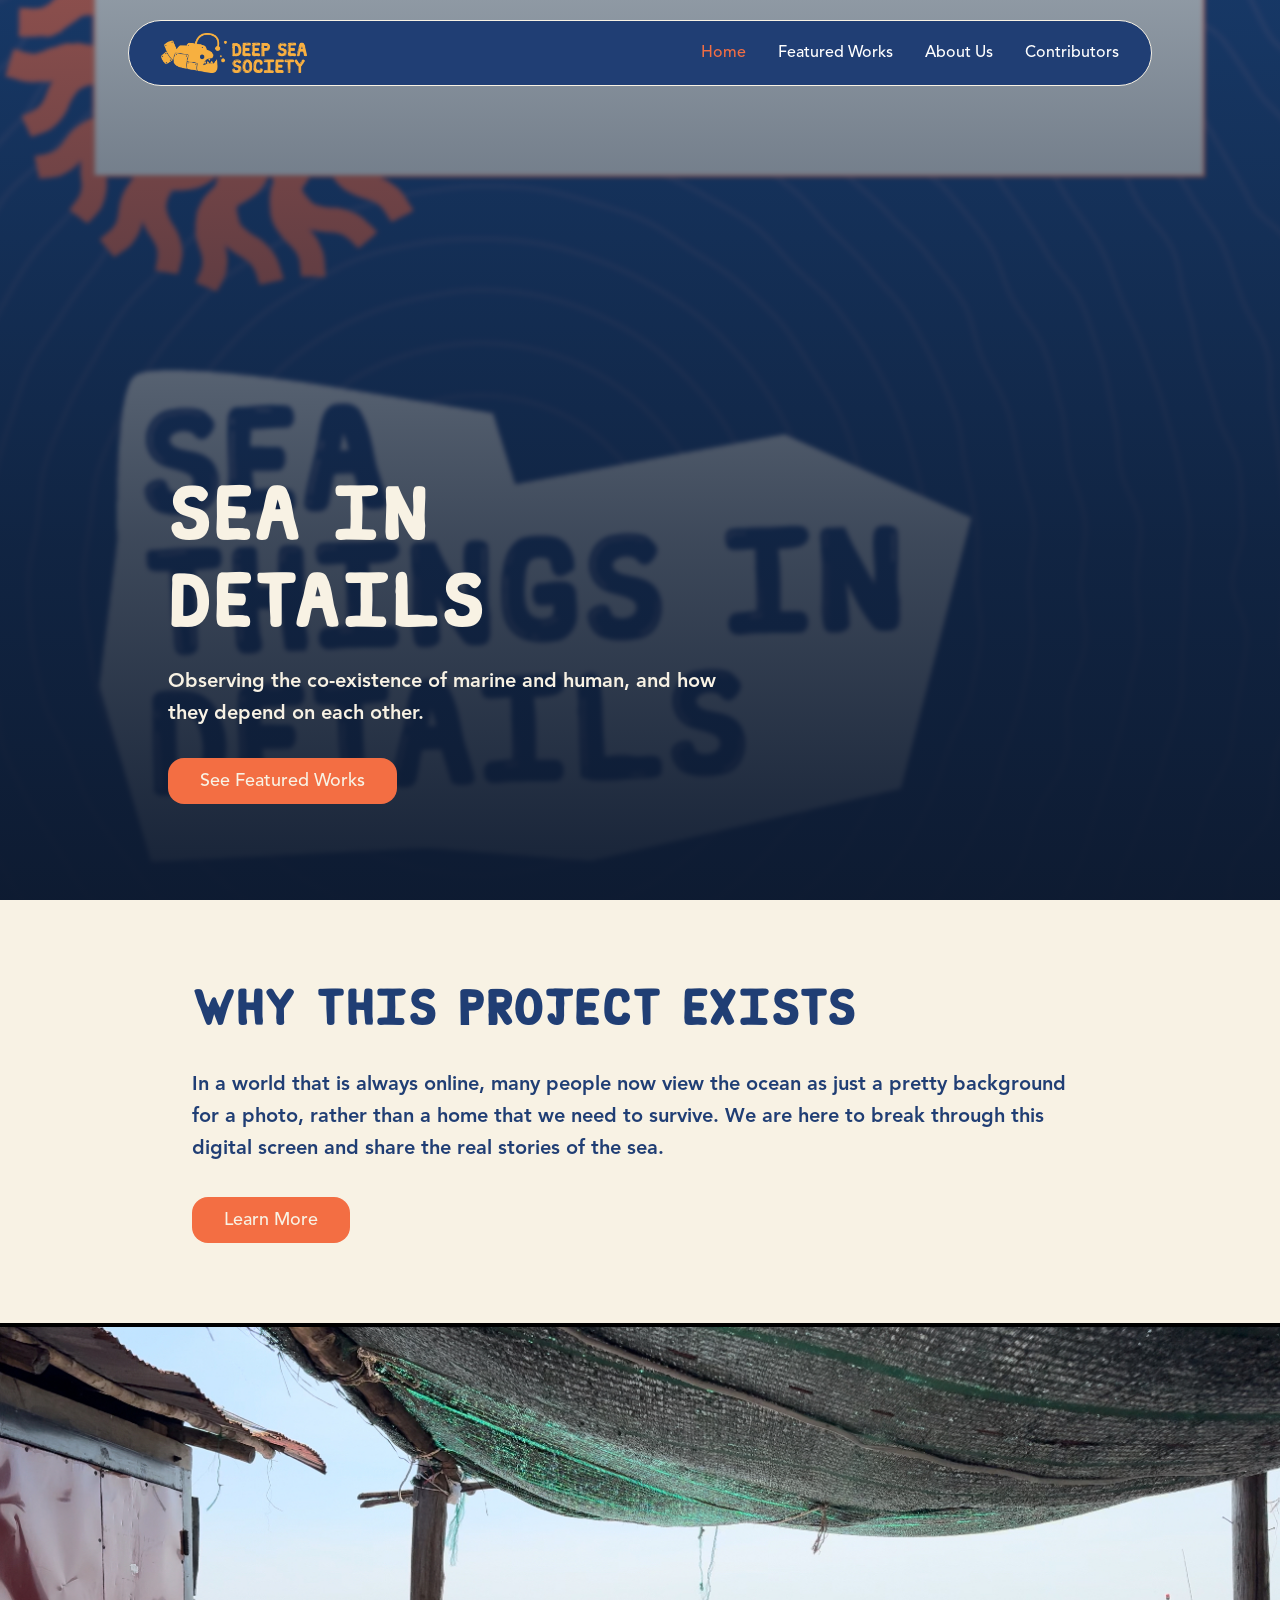
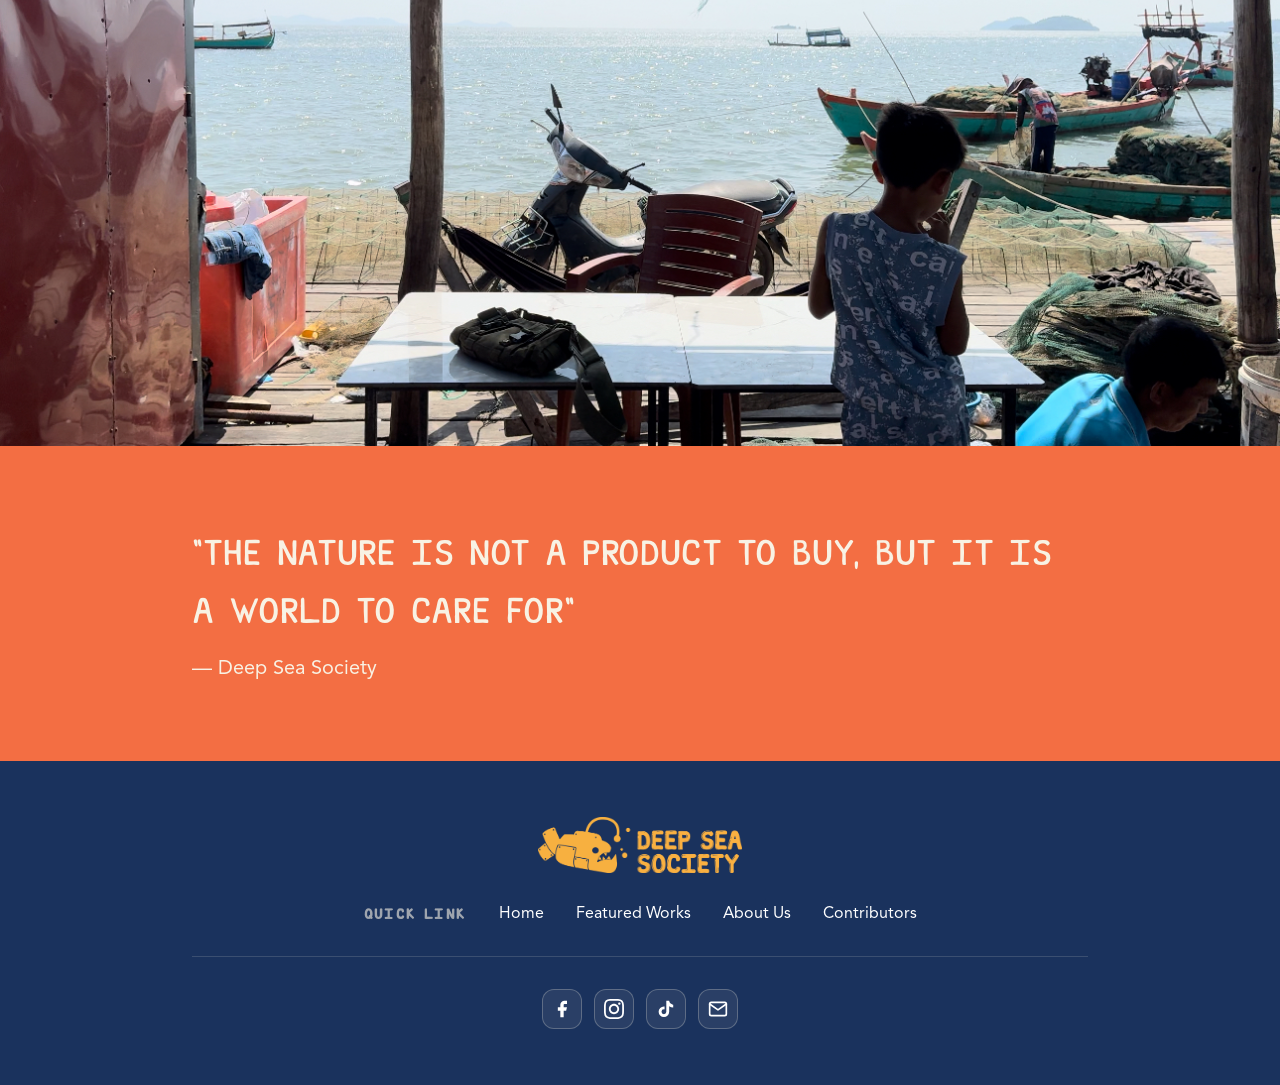
<file: index.html>
<!DOCTYPE html>
<html lang="en">
<head>
<meta charset="UTF-8" />
<meta name="viewport" content="width=device-width, initial-scale=1.0" />
<title>Deep Sea Society — Sea in Details</title>
<meta name="description" content="Deep Sea Society: observing the co-existence of marine and human life." />
<link rel="stylesheet" href="style.css" />
</head>
<body>

<div class="page-body">

  <header class="navbar">
    <nav class="navbar__inner">
      <a href="index.html" class="navbar__logo">
        <img src="assets/logo.png" alt="Deep Sea Society" />
      </a>
      <div class="navbar__links">
        <a href="index.html" class="navbar__link navbar__link--active">Home</a>
        <a href="featured-works.html" class="navbar__link">Featured Works</a>
        <a href="about.html" class="navbar__link">About Us</a>
        <a href="contributors.html" class="navbar__link">Contributors</a>
        </div>
      <button id="hamburger-btn" class="navbar__hamburger" onclick="toggleMobileMenu()" aria-label="Toggle menu">
        <svg class="icon-menu" xmlns="http://www.w3.org/2000/svg" width="22" height="22" viewBox="0 0 24 24" fill="none" stroke="currentColor" stroke-width="2" stroke-linecap="round" stroke-linejoin="round"><line x1="4" y1="12" x2="20" y2="12"/><line x1="4" y1="6" x2="20" y2="6"/><line x1="4" y1="18" x2="20" y2="18"/></svg>
        <svg class="icon-close" xmlns="http://www.w3.org/2000/svg" width="22" height="22" viewBox="0 0 24 24" fill="none" stroke="currentColor" stroke-width="2" stroke-linecap="round" stroke-linejoin="round"><line x1="18" y1="6" x2="6" y2="18"/><line x1="6" y1="6" x2="18" y2="18"/></svg>
      </button>
    </nav>
    <div id="mobile-menu" class="mobile-menu">
      <a href="index.html" class="mobile-menu__link mobile-menu__link--active">Home</a>
      <a href="featured-works.html" class="mobile-menu__link">Featured Works</a>
      <a href="about.html" class="mobile-menu__link">About Us</a>
      <a href="contributors.html" class="mobile-menu__link">Contributors</a>
      </div>
  </header>

<main>
      <section class="hero">
        <img src="assets/home-hero.png" alt="Sea-view" class="hero__image" />
        <div class="hero__overlay"></div>
        <div class="hero__content">
          <div class="hero__inner">
            <h1 class="hero__title">Sea in Details</h1>
            <p class="hero__text">Observing the co-existence of marine and human, and how they depend on each other.</p>
            <a href="featured-works.html" class="btn-cta">See Featured Works</a>          
          </div>
        </div>
      </section>

      <section class="section section--cream">
        <div class="container">
          <h2 class="heading-lg" style="color:var(--navy);">Why this project exists</h2>
          <p class="body-text" style="color:var(--navy);">In a world that is always online, many people now view the ocean as just a pretty background for a photo, rather than a home that we need to survive. We are here to break through this digital screen and share the real stories of the sea.</p>
          <a href="about.html" class="btn-cta">Learn More</a>
        </div>
      </section>

      <section style="width:100%; overflow:hidden;">
        <img src="assets/home-quote-banner.png" alt="Ocean life" style="width:100%; height:auto;" />
        <div class="quote-banner">
          <div class="container">
            <blockquote style="margin:0;">
              <p class="quote-banner__text">"The nature is not a product to buy, but it is a world to care for"</p>
              <footer class="quote-banner__attribution">— Deep Sea Society</footer>
            </blockquote>
          </div>
        </div>
      </section>
    </main>

  <footer class="site-footer">
    <div class="site-footer__inner">
      <a href="index.html" class="site-footer__logo">
        <img src="assets/logo.png" alt="Deep Sea Society" />
      </a>
      <div class="site-footer__links">
        <span class="site-footer__label">Quick Link</span>
        <a href="index.html" class="site-footer__link">Home</a>
        <a href="featured-works.html" class="site-footer__link">Featured Works</a>
        <a href="about.html" class="site-footer__link">About Us</a>
        <a href="contributors.html" class="site-footer__link">Contributors</a>
      </div>
      <div class="site-footer__divider"></div>
      <div class="site-footer__social-row">
        <div class="site-footer__social-icons">
          <a href="https://web.facebook.com/people/Deep-Sea-Society/61587917093659/" target="_blank" rel="noopener noreferrer" aria-label="Facebook" class="social-icon">
            <svg viewBox="0 0 24 24" fill="currentColor"><path d="M18 2h-3a5 5 0 0 0-5 5v3H7v4h3v8h4v-8h3l1-4h-4V7a1 1 0 0 1 1-1h3z"/></svg>
          </a>
          <a href="https://www.instagram.com/deepsea.society/" target="_blank" rel="noopener noreferrer" aria-label="Instagram" class="social-icon">
            <svg viewBox="0 0 24 24" fill="currentColor"><path d="M12 2.163c3.204 0 3.584.012 4.85.07 3.252.148 4.771 1.691 4.919 4.919.058 1.265.069 1.645.069 4.849 0 3.205-.012 3.584-.069 4.849-.149 3.225-1.664 4.771-4.919 4.919-1.266.058-1.644.07-4.85.07-3.204 0-3.584-.012-4.849-.07-3.26-.149-4.771-1.699-4.919-4.92-.058-1.265-.07-1.644-.07-4.849 0-3.204.013-3.583.07-4.849.149-3.227 1.664-4.771 4.919-4.919 1.266-.057 1.645-.069 4.849-.069zm0-2.163c-3.259 0-3.667.014-4.947.072-4.358.2-6.78 2.618-6.98 6.98-.059 1.281-.073 1.689-.073 4.948 0 3.259.014 3.668.072 4.948.2 4.358 2.618 6.78 6.98 6.98 1.281.058 1.689.072 4.948.072 3.259 0 3.668-.014 4.948-.072 4.354-.2 6.782-2.618 6.979-6.98.059-1.28.073-1.689.073-4.948 0-3.259-.014-3.667-.072-4.947-.196-4.354-2.617-6.78-6.979-6.98-1.281-.059-1.69-.073-4.949-.073zm0 5.838c-3.403 0-6.162 2.759-6.162 6.162s2.759 6.163 6.162 6.163 6.162-2.759 6.162-6.163c0-3.403-2.759-6.162-6.162-6.162zm0 10.162c-2.209 0-4-1.79-4-4 0-2.209 1.791-4 4-4s4 1.791 4 4c0 2.21-1.791 4-4 4zm6.406-11.845c-.796 0-1.441.645-1.441 1.44s.645 1.44 1.441 1.44c.795 0 1.439-.645 1.439-1.44s-.644-1.44-1.439-1.44z"/></svg>
          </a>
          <a href="https://www.tiktok.com/@deepsea.exh" target="_blank" rel="noopener noreferrer" aria-label="TikTok" class="social-icon">
            <svg viewBox="0 0 24 24" fill="currentColor"><path d="M19.59 6.69a4.83 4.83 0 0 1-3.77-4.25V2h-3.45v13.67a2.89 2.89 0 0 1-2.88 2.5 2.89 2.89 0 0 1-2.89-2.89 2.89 2.89 0 0 1 2.89-2.89c.28 0 .54.04.79.1V9.01a6.33 6.33 0 0 0-.79-.05 6.34 6.34 0 0 0-6.34 6.34 6.34 6.34 0 0 0 6.34 6.34 6.34 6.34 0 0 0 6.33-6.34V8.69a8.27 8.27 0 0 0 4.84 1.56V6.8a4.85 4.85 0 0 1-1.07-.11z"/></svg>
          </a>
          <a href="mailto:deepseasociety14@gmail.com" aria-label="Email" class="social-icon">
            <svg xmlns="http://www.w3.org/2000/svg" width="17" height="17" viewBox="0 0 24 24" fill="none" stroke="currentColor" stroke-width="2" stroke-linecap="round" stroke-linejoin="round"><path d="M4 4h16c1.1 0 2 .9 2 2v12c0 1.1-.9 2-2 2H4c-1.1 0-2-.9-2-2V6c0-1.1.9-2 2-2z"/><polyline points="22,6 12,13 2,6"/></svg>
          </a>
        </div>
      </div>
    </div>
  </footer>

</div>

<script src="script.js"></script>
</body>
</html>
</file>
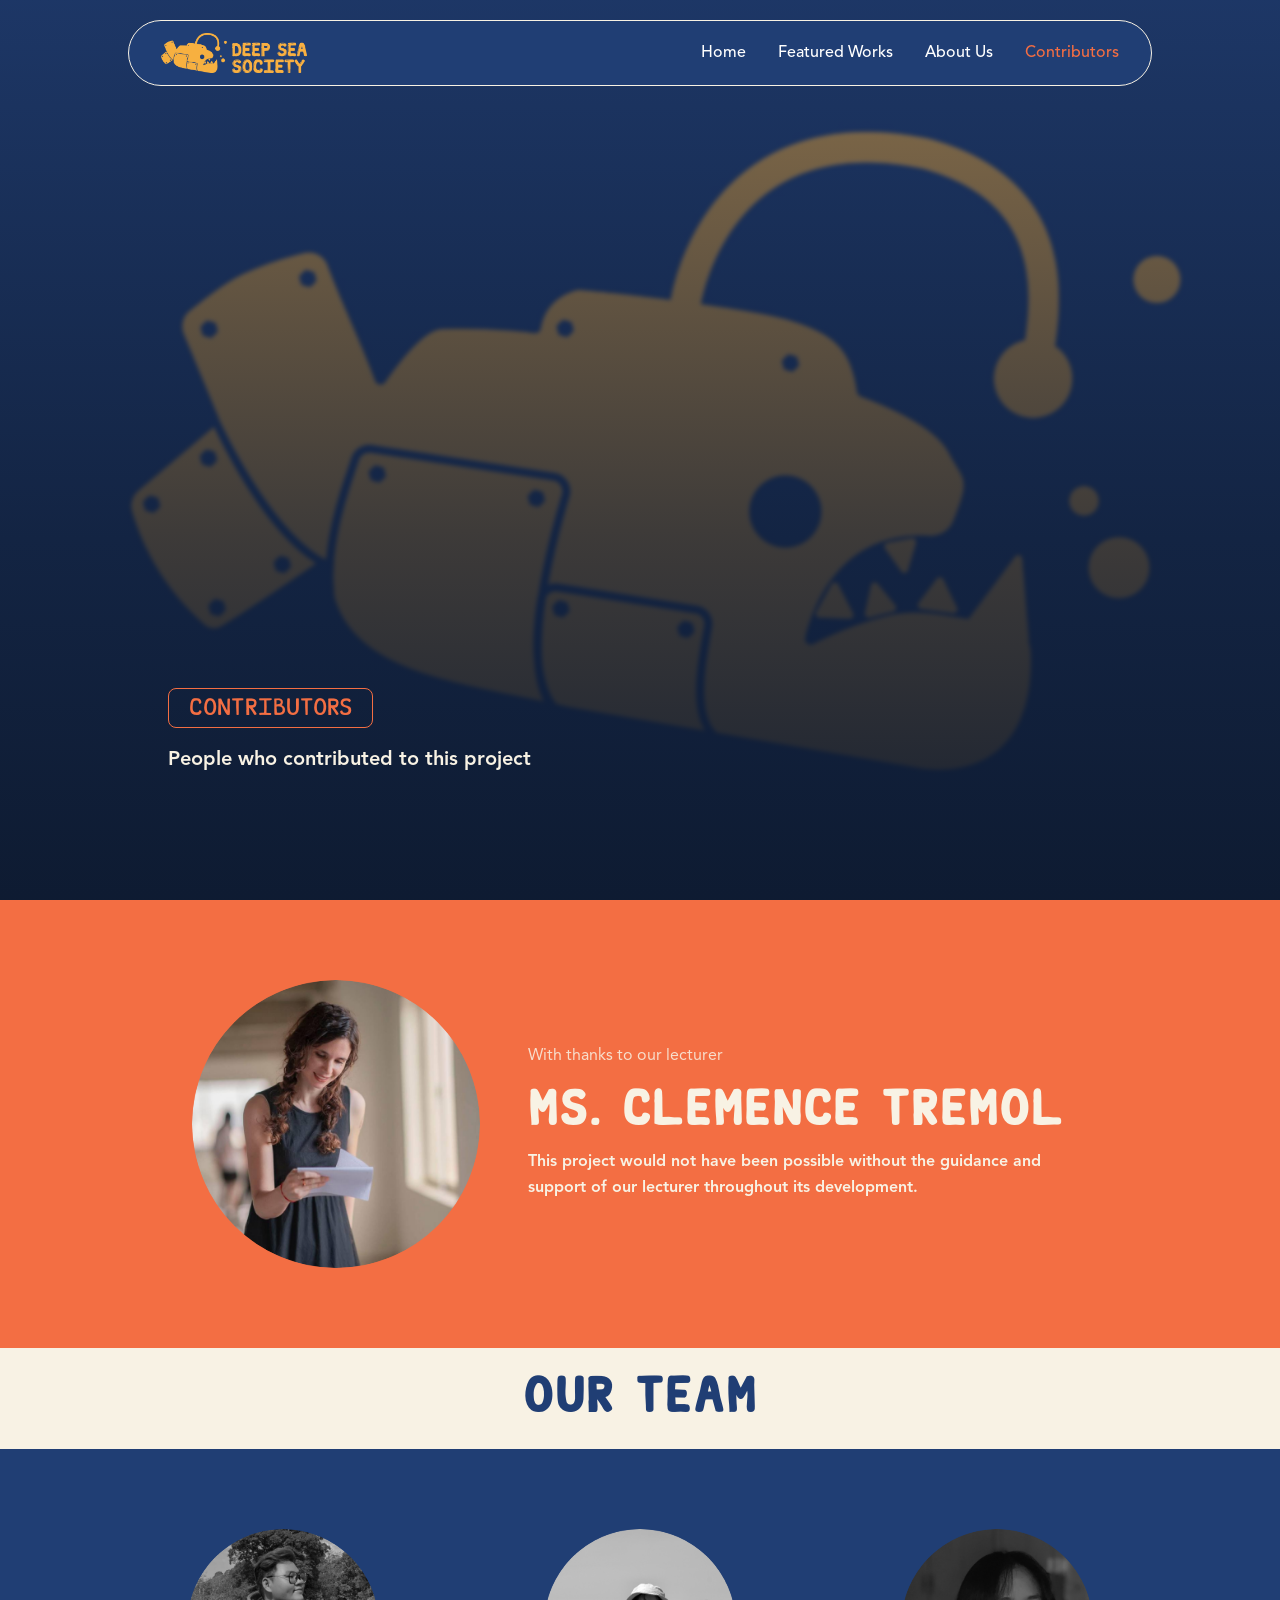
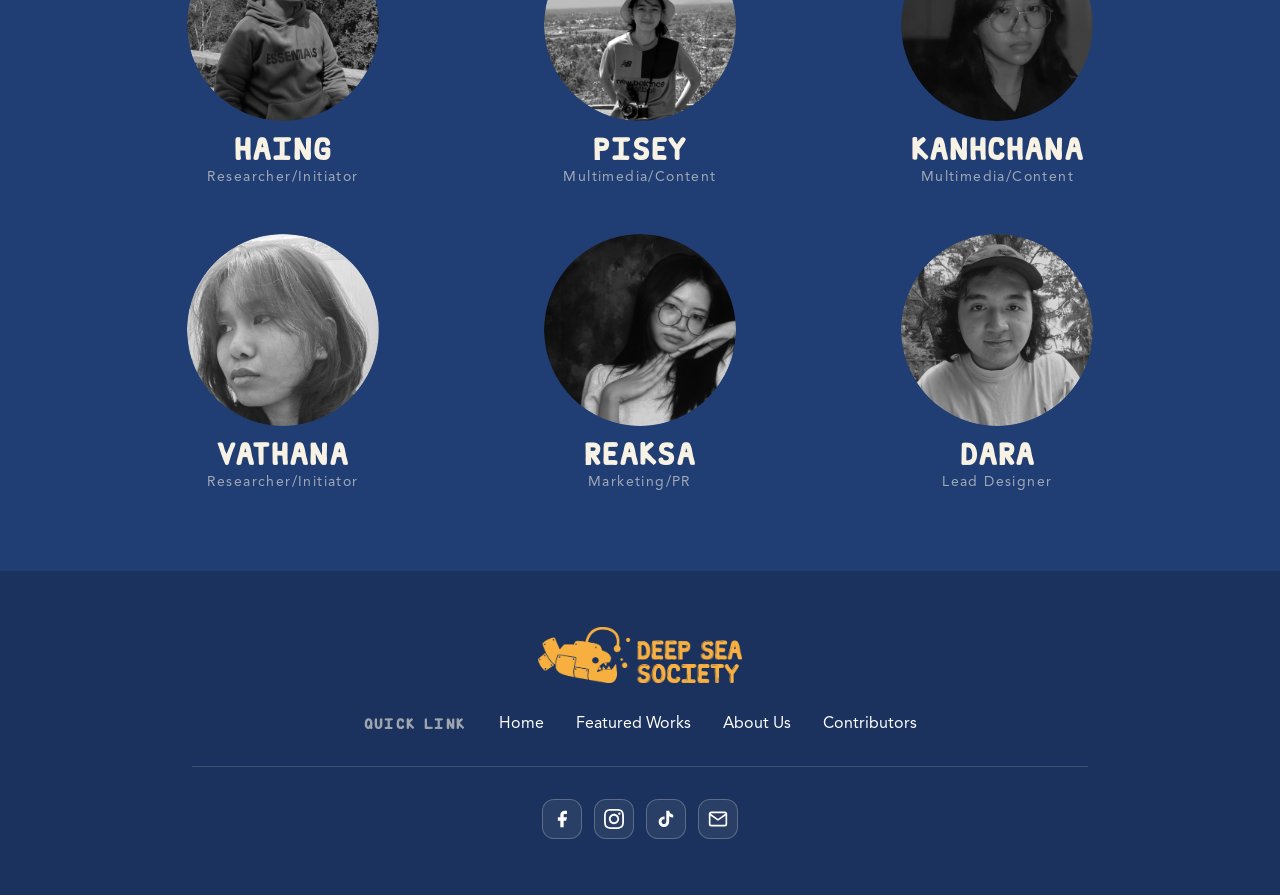
<file: contributors.html>
<!DOCTYPE html>
<html lang="en">
<head>
<meta charset="UTF-8" />
<meta name="viewport" content="width=device-width, initial-scale=1.0" />
<title>Contributors — Deep Sea Society</title>
<meta name="description" content="Deep Sea Society: observing the co-existence of marine and human life." />
<link rel="stylesheet" href="style.css" />
</head>
<body>

<div class="page-body">

  <header class="navbar">
    <nav class="navbar__inner">
      <a href="index.html" class="navbar__logo">
        <img src="assets/logo.png" alt="Deep Sea Society" />
      </a>
      <div class="navbar__links">
        <a href="index.html" class="navbar__link">Home</a>
        <a href="featured-works.html" class="navbar__link">Featured Works</a>
        <a href="about.html" class="navbar__link">About Us</a>
        <a href="contributors.html" class="navbar__link navbar__link--active">Contributors</a>
        </div>
      <button id="hamburger-btn" class="navbar__hamburger" onclick="toggleMobileMenu()" aria-label="Toggle menu">
        <svg class="icon-menu" xmlns="http://www.w3.org/2000/svg" width="22" height="22" viewBox="0 0 24 24" fill="none" stroke="currentColor" stroke-width="2" stroke-linecap="round" stroke-linejoin="round"><line x1="4" y1="12" x2="20" y2="12"/><line x1="4" y1="6" x2="20" y2="6"/><line x1="4" y1="18" x2="20" y2="18"/></svg>
        <svg class="icon-close" xmlns="http://www.w3.org/2000/svg" width="22" height="22" viewBox="0 0 24 24" fill="none" stroke="currentColor" stroke-width="2" stroke-linecap="round" stroke-linejoin="round"><line x1="18" y1="6" x2="6" y2="18"/><line x1="6" y1="6" x2="18" y2="18"/></svg>
      </button>
    </nav>
    <div id="mobile-menu" class="mobile-menu">
      <a href="index.html" class="mobile-menu__link">Home</a>
      <a href="featured-works.html" class="mobile-menu__link">Featured Works</a>
      <a href="about.html" class="mobile-menu__link">About Us</a>
      <a href="contributors.html" class="mobile-menu__link mobile-menu__link--active">Contributors</a>
      </div>
  </header>

<main>
      <section class="hero">
        <img src="assets/contributors-hero.png" alt="Contributors" class="hero__image" />
        <div class="hero__overlay"></div>
        <div class="hero__content">
          <div class="hero__inner">
            <div class="hero__badge">Contributors</div>
            <p class="hero__text">People who contributed to this project</p>
          </div>
        </div>
      </section>

      <section class="section section--coral">
        <div class="container lecturer-section">
          <div class="lecturer-section__photo">
            <img src="assets/lecturer.png" alt="Lecturer" />
          </div>
          <div class="lecturer-section__text">
            <p class="lecturer-section__eyebrow">With thanks to our lecturer</p><br>
            <h2 class="lecturer-section__name">MS. CLemence Tremol</h2>
            <p class="lecturer-section__body">This project would not have been possible without the guidance and support of our lecturer throughout its development.</p>
          </div>
        </div>
      </section>

      <section class="section section--cream text-center" style="padding-top:1.75rem; padding-bottom:1.75rem;">
        <div class="container--narrow-inner">
          <h2 class="team-heading">OUR TEAM</h2>
        </div>
      </section>

      <section class="section section--navy">
        <div class="team-grid">
          <div class="team-member">
            <div class="team-member__photo"><img src="assets/member1.png" alt="Haing" /></div>
            <div><h3 class="team-member__name">HAING</h3><p class="team-member__role">Researcher/Initiator</p></div>
          </div>
          
          <div class="team-member">
            <div class="team-member__photo"><img src="assets/member2.png" alt="Pisey" /></div>
            <div><h3 class="team-member__name">PISEY</h3><p class="team-member__role">Multimedia/Content</p></div>
          </div>
          <div class="team-member">
            <div class="team-member__photo"><img src="assets/member3.png" alt="Kanhchana" /></div>
            <div><h3 class="team-member__name">KANHCHANA</h3><p class="team-member__role">Multimedia/Content</p></div>
          </div>
          <div class="team-member">
            <div class="team-member__photo"><img src="assets/member4.png" alt="Vathana" /></div>
            <div><h3 class="team-member__name">VATHANA</h3><p class="team-member__role">Researcher/Initiator</p></div>
          </div>
          <div class="team-member">
            <div class="team-member__photo"><img src="assets/member5.png" alt="Reaksa" /></div>
            <div><h3 class="team-member__name">REAKSA</h3><p class="team-member__role">Marketing/PR</p></div>
          </div>
          <div class="team-member">
            <div class="team-member__photo"><img src="assets/member6.png" alt="Dara" /></div>
            <div><h3 class="team-member__name">DARA</h3><p class="team-member__role">Lead Designer</p></div>
          </div>
        </div>
      </section>
    </main>

  <footer class="site-footer">
    <div class="site-footer__inner">
      <a href="index.html" class="site-footer__logo">
        <img src="assets/logo.png" alt="Deepseasociety-logo" />
      </a>
      <div class="site-footer__links">
        <span class="site-footer__label">Quick Link</span>
        <a href="index.html" class="site-footer__link">Home</a>
        <a href="featured-works.html" class="site-footer__link">Featured Works</a>
        <a href="about.html" class="site-footer__link">About Us</a>
        <a href="contributors.html" class="site-footer__link">Contributors</a>
      </div>
      <div class="site-footer__divider"></div>
      <div class="site-footer__social-row">
        <div class="site-footer__social-icons">
          <a href="https://web.facebook.com/people/Deep-Sea-Society/61587917093659/" target="_blank" rel="noopener noreferrer" aria-label="Facebook" class="social-icon">
            <svg viewBox="0 0 24 24" fill="currentColor"><path d="M18 2h-3a5 5 0 0 0-5 5v3H7v4h3v8h4v-8h3l1-4h-4V7a1 1 0 0 1 1-1h3z"/></svg>
          </a>
          <a href="https://www.instagram.com/deepsea.society/" target="_blank" rel="noopener noreferrer" aria-label="Instagram" class="social-icon">
            <svg viewBox="0 0 24 24" fill="currentColor"><path d="M12 2.163c3.204 0 3.584.012 4.85.07 3.252.148 4.771 1.691 4.919 4.919.058 1.265.069 1.645.069 4.849 0 3.205-.012 3.584-.069 4.849-.149 3.225-1.664 4.771-4.919 4.919-1.266.058-1.644.07-4.85.07-3.204 0-3.584-.012-4.849-.07-3.26-.149-4.771-1.699-4.919-4.92-.058-1.265-.07-1.644-.07-4.849 0-3.204.013-3.583.07-4.849.149-3.227 1.664-4.771 4.919-4.919 1.266-.057 1.645-.069 4.849-.069zm0-2.163c-3.259 0-3.667.014-4.947.072-4.358.2-6.78 2.618-6.98 6.98-.059 1.281-.073 1.689-.073 4.948 0 3.259.014 3.668.072 4.948.2 4.358 2.618 6.78 6.98 6.98 1.281.058 1.689.072 4.948.072 3.259 0 3.668-.014 4.948-.072 4.354-.2 6.782-2.618 6.979-6.98.059-1.28.073-1.689.073-4.948 0-3.259-.014-3.667-.072-4.947-.196-4.354-2.617-6.78-6.979-6.98-1.281-.059-1.69-.073-4.949-.073zm0 5.838c-3.403 0-6.162 2.759-6.162 6.162s2.759 6.163 6.162 6.163 6.162-2.759 6.162-6.163c0-3.403-2.759-6.162-6.162-6.162zm0 10.162c-2.209 0-4-1.79-4-4 0-2.209 1.791-4 4-4s4 1.791 4 4c0 2.21-1.791 4-4 4zm6.406-11.845c-.796 0-1.441.645-1.441 1.44s.645 1.44 1.441 1.44c.795 0 1.439-.645 1.439-1.44s-.644-1.44-1.439-1.44z"/></svg>
          </a>
          <a href="https://www.tiktok.com/@deepsea.exh" target="_blank" rel="noopener noreferrer" aria-label="TikTok" class="social-icon">
            <svg viewBox="0 0 24 24" fill="currentColor"><path d="M19.59 6.69a4.83 4.83 0 0 1-3.77-4.25V2h-3.45v13.67a2.89 2.89 0 0 1-2.88 2.5 2.89 2.89 0 0 1-2.89-2.89 2.89 2.89 0 0 1 2.89-2.89c.28 0 .54.04.79.1V9.01a6.33 6.33 0 0 0-.79-.05 6.34 6.34 0 0 0-6.34 6.34 6.34 6.34 0 0 0 6.34 6.34 6.34 6.34 0 0 0 6.33-6.34V8.69a8.27 8.27 0 0 0 4.84 1.56V6.8a4.85 4.85 0 0 1-1.07-.11z"/></svg>
          </a>
          <a href="mailto:deepseasociety14@gmail.com" aria-label="Email" class="social-icon">
            <svg xmlns="http://www.w3.org/2000/svg" width="17" height="17" viewBox="0 0 24 24" fill="none" stroke="currentColor" stroke-width="2" stroke-linecap="round" stroke-linejoin="round"><path d="M4 4h16c1.1 0 2 .9 2 2v12c0 1.1-.9 2-2 2H4c-1.1 0-2-.9-2-2V6c0-1.1.9-2 2-2z"/><polyline points="22,6 12,13 2,6"/></svg>
          </a>
        </div>
      </div>
    </div>
  </footer>

</div>

<script src="script.js"></script>
</body>
</html>
</file>
<file: style.css>
/*Local fonts: Rocky (headings) + Avenir LT Pro (body) */
@font-face {
  font-family: 'Rocky';
  src: url('fonts/rocky/Rocky.woff2') format('woff2'),
       url('fonts/rocky/Rocky.woff') format('woff');
  font-weight: 400;
  font-style: normal;
  font-display: swap;
}
@font-face {
  font-family: 'Rocky';
  src: url('fonts/rocky/Rocky-Bold.woff2') format('woff2'),
       url('fonts/rocky/Rocky-Bold.woff') format('woff');
  font-weight: 700;
  font-style: normal;
  font-display: swap;
}
@font-face {
  font-family: 'Rocky Fanciful';
  src: url('fonts/rocky/Rocky-FancifulBold.woff2') format('woff2'),
       url('fonts/rocky/Rocky-FancifulBold.woff') format('woff');
  font-weight: 700;
  font-style: normal;
  font-display: swap;
}
@font-face {
  font-family: 'Avenir LT Pro';
  src: url('fonts/avenir/AvenirLTProRoman.woff2') format('woff2'),
       url('fonts/avenir/AvenirLTProRoman.woff') format('woff');
  font-weight: 400;
  font-style: normal;
  font-display: swap;
}
@font-face {
  font-family: 'Avenir LT Pro';
  src: url('fonts/avenir/AvenirLTProOblique.woff2') format('woff2'),
       url('fonts/avenir/AvenirLTProOblique.woff') format('woff');
  font-weight: 400;
  font-style: italic;
  font-display: swap;
}
@font-face {
  font-family: 'Avenir LT Pro';
  src: url('fonts/avenir/AvenirLTProMedium.woff2') format('woff2'),
       url('fonts/avenir/AvenirLTProMedium.woff') format('woff');
  font-weight: 500;
  font-style: normal;
  font-display: swap;
}
@font-face {
  font-family: 'Avenir LT Pro';
  src: url('fonts/avenir/AvenirLTProHeavy.woff2') format('woff2'),
       url('fonts/avenir/AvenirLTProHeavy.woff') format('woff');
  font-weight: 700;
  font-style: normal;
  font-display: swap;
}

/* Design tokens */
:root {
  --navy: #203e74;
  --dark-navy: #1a325d;
  --coral: #f36e43;
  --cream: #f8f2e4;
  --off-white: #ebe6e6;

  --font-heading: 'Rocky', serif;
  --font-body: 'Avenir LT Pro', sans-serif;

--hero-overlay: linear-gradient(to top, rgba(13,25,46,0.95) 0%, rgba(13,25,46,0.7) 40%, rgba(13,25,46,0.2) 100%),rgba(32,62,116,0.35);
}

/* Reset & base */
* {
  box-sizing: border-box;
}
html {
  scroll-behavior: smooth;
}
body {
  margin: 0;
  font-family: var(--font-body);
  background-color: var(--navy);
}
img {
  max-width: 100%;
  display: block;
}
a {
  text-decoration: none;
}
button {
  font: inherit;
  border: none;
  background: none;
  cursor: pointer;
  padding: 0;
}

.page-body {
  min-height: 100vh;
  width: 100%;
  display: flex;
  flex-direction: column;
  background-color: var(--navy);
}

/* Simple page router: only the active page is shown*/
.page {
  display: none;
}
.page.active {
  display: block;
}

/* Buttons */
.btn-cta {
  display: inline-block;
  padding: 0.75rem 1.5rem;
  border-radius: 1rem;
  font-size: 1rem;
  font-weight: 500;
  background-color: var(--coral);
  color: var(--cream);
  transition: filter 0.2s ease, transform 0.2s ease;
  cursor: pointer;
}
.btn-cta:hover {
  filter: brightness(1.1);
  transform: scale(1.05);
}
.btn-cta:active {
  transform: scale(0.95);
}
@media (min-width: 640px) {
  .btn-cta { padding: 0.75rem 2rem; font-size: 1.125rem; }
}

/*Navbar*/
.navbar {
  position: fixed;
  top: 0; left: 0; right: 0;
  z-index: 50;
  display: flex;
  justify-content: center;
  padding: 0.75rem 0.75rem 0.5rem;
}
@media (min-width: 640px) {
  .navbar { padding: 1.25rem 1rem 0.5rem; }
}
.navbar__inner {
  width: 100%;
  max-width: 64rem;
  display: flex;
  align-items: center;
  justify-content: space-between;
  padding: 0.625rem 1rem;
  border-radius: 9999px;
  border: 1px solid var(--cream);
  background-color: var(--navy);
}
@media (min-width: 640px) {
  .navbar__inner { padding: 0.75rem 1.5rem; }
}
@media (min-width: 768px) {
  .navbar__inner { padding: 0.75rem 2rem; }
}
.navbar__logo {
  flex-shrink: 0;
}
.navbar__logo img {
  height: 1.75rem;
  width: auto;
  object-fit: contain;
}
@media (min-width: 640px) {
  .navbar__logo img { height: 2.25rem; }
}
@media (min-width: 768px) {
  .navbar__logo img { height: 2.5rem; }
}
.navbar__links {
  display: none;
  align-items: center;
  gap: 1.25rem;
}
@media (min-width: 768px) {
  .navbar__links { display: flex; }
}
@media (min-width: 1024px) {
  .navbar__links { gap: 2rem; }
}
.navbar__link {
  font-size: 0.875rem;
  font-weight: 500;
  color: white;
  transition: opacity 0.2s ease, transform 0.2s ease;
}
.navbar__link:hover {
  opacity: 0.9;
  transform: scale(1.1);
}
.navbar__link--active {
  color: var(--coral);
}
@media (min-width: 1024px) {
  .navbar__link { font-size: 1rem; }
}
.navbar__hamburger {
  color: white;
  padding: 0.25rem;
}
.navbar__hamburger .icon-close {
  display: none;
}
.navbar__hamburger.open .icon-menu {
  display: none;
}
.navbar__hamburger.open .icon-close {
  display: block;
}
@media (min-width: 768px) {
  .navbar__hamburger { display: none; }
}

.mobile-menu {
  display: none;
  position: absolute;
  top: 100%;
  left: 0.75rem;
  right: 0.75rem;
  margin-top: 0.375rem;
  border-radius: 1rem;
  border: 1px solid var(--cream);
  background-color: var(--navy);
  overflow: hidden;
}
.mobile-menu.open {
  display: block;
}
@media (min-width: 768px) {
  .mobile-menu { display: none !important; }
}
.mobile-menu__link {
  display: block;
  width: 100%;
  text-align: left;
  padding: 0.875rem 1.25rem;
  font-size: 0.875rem;
  font-weight: 500;
  color: white;
  border-bottom: 1px solid rgba(248,242,228,0.15);
  transition: opacity 0.2s ease;
}
.mobile-menu__link:last-child {
  border-bottom: none;
}
.mobile-menu__link:hover {
  opacity: 0.75;
}
.mobile-menu__link--active {
  color: var(--coral);
}

/*Hero section (every page)*/
.hero {
  position: relative;
  width: 100%;
  min-height: 75vw;
  display: flex;
  align-items: flex-end;
  overflow: hidden;
}
@media (min-width: 640px) {
  .hero { min-height: 65vh; }
}
@media (min-width: 768px) {
  .hero { min-height: 100vh; }
}
.hero__image {
  position: absolute;
  inset: 0;
  width: 100%;
  height: 100%;
  object-fit: cover;
  filter: blur(2px);
  transform: scale(1.03);
  object-position: center;
}
.hero__overlay {
  position: absolute;
  inset: 0;
  background: var(--hero-overlay);
}
.hero__content {
  position: relative;
  z-index: 10;
  width: 100%;
  max-width: 64rem;
  margin: 0 auto;
  padding: 0 1.25rem 2.5rem;
}
@media (min-width: 640px) {
  .hero__content { padding: 0 2rem 4rem; }
}
@media (min-width: 768px) {
  .hero__content { padding: 0 2.5rem 6rem; }
}
.hero__inner {
  max-width: 32rem;
}
@media (min-width: 640px) {
  .hero__inner { max-width: 36rem; }
}
.hero__title {
  font-family: var(--font-heading);
  font-weight: 700;
  font-size: 2.25rem;
  margin: 0 0 1rem;
  line-height: 1.2;
  color: var(--cream);
}
@media (min-width: 640px) { .hero__title { font-size: 3rem; } }
@media (min-width: 768px) { .hero__title { font-size: 3.75rem; } }
@media (min-width: 1024px) { .hero__title { font-size: 4.5rem; } }

.hero__text {
  font-size: 0.875rem;
  line-height: 1.6;
  margin: 0 0 1.75rem;
  color: var(--cream);
  font-weight: 700;
}
@media (min-width: 640px) { .hero__text { font-size: 1rem; } }
@media (min-width: 768px) { .hero__text { font-size: 1.125rem; } }
@media (min-width: 1024px) { .hero__text { font-size: 1.25rem; } }

.hero__badge {
  display: inline-block;
  font-family: var(--font-heading);
  padding: 0.375rem 1rem;
  border-radius: 0.5rem;
  border: 1px solid var(--coral);
  color: var(--coral);
  margin-bottom: 1rem;
  font-size: 1.25rem;
}
@media (min-width: 640px) {
  .hero__badge { padding: 0.5rem 1.25rem; font-size: 1.5rem; }
}

/*section wrapper*/
.section {
  width: 100%;
  padding: 3rem 1.25rem;
}
@media (min-width: 640px) { .section { padding: 4rem 2rem; } }
@media (min-width: 1024px) { .section { padding: 5rem 2rem; } }

.section--cream    { background-color: var(--cream); }
.section--navy     { background-color: var(--navy); }
.section--dark-navy{ background-color: var(--dark-navy); }
.section--coral    { background-color: var(--coral); }

.container {
  max-width: 56rem;
  margin: 0 auto;
}
.container--wide {
  max-width: 72rem;
  margin: 0 auto;
}
.container--narrow-inner {
  max-width: 64rem;
  margin: 0 auto;
}

.heading-lg {
  font-family: var(--font-heading);
  font-weight: 700;
  font-size: 1.5rem;
  line-height: 1.35;
  margin: 0 0 1.25rem;
}
@media (min-width: 640px) { .heading-lg { font-size: 1.875rem; margin-bottom: 1.5rem; } }
@media (min-width: 768px) { .heading-lg { font-size: 2.25rem; } }
@media (min-width: 1024px) { .heading-lg { font-size: 3rem; } }

.body-text {
  font-size: 1rem;
  line-height: 1.6;
  font-weight: 700;
  margin: 0 0 1.75rem;
}
@media (min-width: 640px) { .body-text { font-size: 1.125rem; margin-bottom: 2rem; } }
@media (min-width: 768px) { .body-text { font-size: 1.25rem; } }

.text-center { text-align: center; }

/*Home page*/
.quote-banner {
  width: 100%;
  padding: 3.5rem 1.25rem;
  background-color: var(--coral);
}
@media (min-width: 640px) { .quote-banner { padding: 5rem 2rem; } }

.quote-banner__text {
  font-family: var(--font-heading);
  color: var(--cream);
  font-size: 1.25rem;
  line-height: 1.6;
  margin: 0 0 1rem;
}
@media (min-width: 640px) { .quote-banner__text { font-size: 1.5rem; } }
@media (min-width: 768px) { .quote-banner__text { font-size: 1.875rem; } }
@media (min-width: 1024px) { .quote-banner__text { font-size: 2.25rem; } }

.quote-banner__attribution {
  font-family: var(--font-body);
  color: var(--cream);
  font-size: 1rem;
}
@media (min-width: 640px) { .quote-banner__attribution { font-size: 1.125rem; } }
@media (min-width: 768px) { .quote-banner__attribution { font-size: 1.25rem; } }

/*About Page*/
.purpose-section {
  position: relative;
  width: 100%;
  overflow: hidden;
}
.purpose-section__bg-wrap {
  position: absolute;
  inset: 0;
}
.purpose-section__bg-wrap img {
  width: 100%;
  height: 100%;
  object-fit: cover;
}
.purpose-section__scrim {
  position: absolute;
  inset: 0;
  background-color: rgba(13,25,46,0.55);
}
.purpose-section__content {
  position: relative;
  z-index: 10;
  width: 100%;
  padding: 3rem 1.25rem;
}
@media (min-width: 640px) { .purpose-section__content { padding: 4rem 2rem; } }
@media (min-width: 1024px) { .purpose-section__content { padding: 5rem 2rem; } }

.purpose-grid {
  max-width: 64rem;
  margin: 0 auto;
  display: grid;
  grid-template-columns: 1fr;
  gap: 1.25rem;
}
@media (min-width: 768px) {
  .purpose-grid { grid-template-columns: 1fr 1fr; gap: 1.5rem; }
}

.purpose-card {
  border-radius: 1rem;
  padding: 1.5rem;
  background-color: rgba(243,110,67,0.6);
  backdrop-filter: blur(6px);
}
@media (min-width: 640px) { .purpose-card { padding: 2rem; } }
@media (min-width: 768px) { .purpose-card { padding: 2.5rem; } }

.purpose-card__title {
  font-family: var(--font-heading);
  font-weight: 700;
  color: var(--cream);
  font-size: 1.5rem;
  margin: 0 0 0.75rem;
}
@media (min-width: 640px) { .purpose-card__title { font-size: 1.875rem; margin-bottom: 1rem; } }
@media (min-width: 768px) { .purpose-card__title { font-size: 2.25rem; } }

.purpose-card__text {
  color: var(--cream);
  font-weight: 700;
  font-size: 0.875rem;
  line-height: 1.6;
  margin: 0;
}
@media (min-width: 640px) { .purpose-card__text { font-size: 1rem; } }
@media (min-width: 768px) { .purpose-card__text { font-size: 1.125rem; } }

/*Featured Works page*/
.welcome-banner {
  width: 100%;
  padding: 2.5rem 1.25rem;
  background-color: var(--coral);
}
@media (min-width: 640px) { .welcome-banner { padding: 3rem 2rem; } }
@media (min-width: 768px) { .welcome-banner { padding: 3.5rem 2rem; } }

.welcome-banner__text {
  font-family: var(--font-heading);
  color: var(--cream);
  font-size: 1rem;
  line-height: 1.6;
  margin: 0;
}
@media (min-width: 640px) { .welcome-banner__text { font-size: 1.125rem; } }
@media (min-width: 768px) { .welcome-banner__text { font-size: 1.25rem; } }
@media (min-width: 1024px) { .welcome-banner__text { font-size: 1.5rem; } }

.exhibition-intro {
  display: flex;
  flex-direction: column;
  gap: 2rem;
  align-items: flex-start;
  margin-bottom: 2.5rem;
}
@media (min-width: 1024px) {
  .exhibition-intro { flex-direction: row; gap: 3rem; margin-bottom: 3rem; }
}
.exhibition-intro__text {
  flex: 1;
}
.exhibition-intro__image {
  width: 100%;
  border-radius: 1rem;
  overflow: hidden;
  aspect-ratio: 4 / 3;
}
@media (min-width: 1024px) {
  .exhibition-intro__image { width: 45%; }
}

.card-grid {
  display: grid;
  grid-template-columns: 1fr;
  gap: 1.25rem;
}
@media (min-width: 640px) {
  .card-grid { grid-template-columns: 1fr 1fr; gap: 1.5rem; }
}

.card {
  border-radius: 0.75rem;
  padding: 1.25rem;
  border: 0.5px solid var(--navy);
  background-color: var(--off-white);
  transition: transform 0.25s ease, box-shadow 0.25s ease;
}
.card:hover {
  transform: translateY(-4px);
  box-shadow: 0 12px 28px rgba(0,0,0,0.18);
}
@media (min-width: 640px) { .card { padding: 1.5rem; } }

.card--dark {
  border-color: rgba(235,230,230,0.3);
  background-color: var(--dark-navy);
}

.card--centered {
  display: flex;
  flex-direction: column;
  justify-content: center;
  min-height: 10rem;
}

.card__title {
  font-family: var(--font-heading);
  color: var(--coral);
  font-size: 1.25rem;
  margin: 0 0 0.5rem;
}
@media (min-width: 640px) { .card__title { font-size: 1.5rem; } }
@media (min-width: 768px) { .card__title { font-size: 1.875rem; } }

.card__text {
  color: var(--navy);
  font-size: 0.875rem;
  margin: 0 0 1rem;
}
@media (min-width: 640px) { .card__text { font-size: 1rem; } }

.card--dark .card__title { color: var(--coral); }
.card--dark .card__text { color: var(--cream); opacity: 0.75; }

.showcase-grid {
  display: grid;
  grid-template-columns: 1fr 1fr;
  gap: 0.5rem;
}
@media (min-width: 640px) {
  .showcase-grid { grid-template-columns: repeat(4, 1fr); }
}
.showcase-grid .hover-zoom-wrap {
  aspect-ratio: 1 / 1;
  border-radius: 0.5rem;
}

.doc-intro {
  display: flex;
  flex-direction: column;
  gap: 2rem;
  align-items: flex-start;
  margin-bottom: 2.5rem;
}
@media (min-width: 1024px) {
  .doc-intro { flex-direction: row; gap: 3rem; margin-bottom: 3rem; }
}
.doc-intro__image {
  width: 100%;
  border-radius: 1rem;
  overflow: hidden;
}
@media (min-width: 1024px) {
  .doc-intro__image { width: 40%; }
}
.doc-intro__text {
  flex: 1;
  display: flex;
  flex-direction: column;
  justify-content: center;
}
.doc-intro__title {
  font-family: var(--font-heading);
  font-weight: 700;
  color: var(--cream);
  font-size: 1.5rem;
  margin: 0 0 0.75rem;
}
@media (min-width: 640px) { .doc-intro__title { font-size: 1.875rem; } }
@media (min-width: 768px) { .doc-intro__title { font-size: 2.25rem; } }
@media (min-width: 1024px) { .doc-intro__title { font-size: 3rem; } }

.doc-intro__subtitle {
  font-family: var(--font-heading);
  font-weight: 700;
  color: var(--coral);
  font-size: 1.125rem;
  margin: 0 0 0.75rem;
}
@media (min-width: 640px) { .doc-intro__subtitle { font-size: 1.25rem; } }
@media (min-width: 768px) { .doc-intro__subtitle { font-size: 1.5rem; } }

.doc-intro__body {
  color: var(--cream);
  font-weight: 700;
  font-size: 0.875rem;
  line-height: 1.6;
  margin: 0;
}
@media (min-width: 640px) { .doc-intro__body { font-size: 1rem; } }
@media (min-width: 768px) { .doc-intro__body { font-size: 1.125rem; } }

.video-card__link {
  display: block;
  position: relative;
  border-radius: 0.5rem;
  overflow: hidden;
}
.video-card__link img {
  transition: transform 0.3s ease;
}
.video-card__link:hover img {
  transform: scale(1.08);
}
.video-card__play-overlay {
  position: absolute;
  inset: 0;
  display: flex;
  align-items: center;
  justify-content: center;
  background-color: rgba(0,0,0,0.3);
  transition: background-color 0.3s ease;
}
.video-card__link:hover .video-card__play-overlay {
  background-color: rgba(0,0,0,0.5);
}
.video-card__play-button {
  width: 3.5rem;
  height: 3.5rem;
  border-radius: 9999px;
  display: flex;
  align-items: center;
  justify-content: center;
  background-color: var(--coral);
  transition: transform 0.3s ease;
}
@media (min-width: 640px) {
  .video-card__play-button { width: 4rem; height: 4rem; }
}
.video-card__link:hover .video-card__play-button {
  transform: scale(1.1);
}
.video-card__play-button svg {
  width: 1.5rem;
  height: 1.5rem;
  margin-left: 0.25rem;
}
@media (min-width: 640px) {
  .video-card__play-button svg { width: 1.75rem; height: 1.75rem; }
}

/*Contributors page*/
.lecturer-section {
  display: flex;
  flex-direction: column;
  align-items: center;
  gap: 1.75rem;
}
@media (min-width: 1024px) {
  .lecturer-section { flex-direction: row; gap: 3rem; }
}
.lecturer-section__photo {
  width: 11rem;
  height: 11rem;
  border-radius: 9999px;
  overflow: hidden;
  flex-shrink: 0;
}
@media (min-width: 640px) { .lecturer-section__photo { width: 14rem; height: 14rem; } }
@media (min-width: 768px) { .lecturer-section__photo { width: 16rem; height: 16rem; } }
@media (min-width: 1024px) { .lecturer-section__photo { width: 18rem; height: 18rem; } }
.lecturer-section__photo img {
  width: 100%;
  height: 100%;
  object-fit: cover;
}
.lecturer-section__text {
  text-align: center;
}
@media (min-width: 1024px) {
  .lecturer-section__text { text-align: left; }
}
.lecturer-section__eyebrow {
  color: var(--cream);
  opacity: 0.85;
  font-size: 0.875rem;
  margin: 0 0 0.25rem;
}
@media (min-width: 640px) { .lecturer-section__eyebrow { font-size: 1rem; } }
.lecturer-section__name {
  font-family: var(--font-heading);
  font-weight: 700;
  color: var(--cream);
  text-transform: uppercase;
  font-size: 1.5rem;
  margin: 0 0 0.75rem;
}
@media (min-width: 640px) { .lecturer-section__name { font-size: 1.875rem; margin-bottom: 1rem; } }
@media (min-width: 768px) { .lecturer-section__name { font-size: 2.25rem; } }
@media (min-width: 1024px) { .lecturer-section__name { font-size: 3rem; } }
.lecturer-section__body {
  color: var(--cream);
  font-weight: 700;
  font-size: 0.875rem;
  line-height: 1.6;
  margin: 0;
}
@media (min-width: 640px) { .lecturer-section__body { font-size: 1rem; } }

.team-heading {
  font-family: var(--font-heading);
  font-weight: 700;
  color: var(--navy);
  font-size: 1.875rem;
  margin: 0;
}
@media (min-width: 640px) { .team-heading { font-size: 2.25rem; } }
@media (min-width: 768px) { .team-heading { font-size: 3rem; } }

.team-grid {
  max-width: 64rem;
  margin: 0 auto;
  display: grid;
  grid-template-columns: 1fr;
  gap: 2rem;
  justify-items: center;
}
@media (min-width: 640px) {
  .team-grid { grid-template-columns: 1fr 1fr; gap: 2.5rem; }
}
@media (min-width: 1024px) {
  .team-grid { grid-template-columns: 1fr 1fr 1fr; gap: 3rem; }
}

.team-member {
  display: flex;
  flex-direction: column;
  align-items: center;
  text-align: center;
  gap: 1rem;
  width: 100%;
  max-width: 260px;
}
.team-member__photo {
  width: 9rem;
  height: 9rem;
  border-radius: 9999px;
  overflow: hidden;
}
@media (min-width: 640px) { .team-member__photo { width: 11rem; height: 11rem; } }
@media (min-width: 768px) { .team-member__photo { width: 13rem; height: 13rem; } }
@media (min-width: 1024px) { .team-member__photo { width: 12rem; height: 12rem; } }
.team-member__photo img {
  width: 100%;
  height: 100%;
  object-fit: cover;
}
.team-member__name {
  font-family: var(--font-heading);
  font-weight: 700;
  color: var(--cream);
  font-size: 1.25rem;
  margin: 0;
}
@media (min-width: 640px) { .team-member__name { font-size: 1.5rem; } }
@media (min-width: 768px) { .team-member__name { font-size: 1.875rem; } }
.team-member__role {
  color: var(--cream);
  opacity: 0.6;
  font-size: 0.75rem;
  text-transform: capitalize;
  letter-spacing: 0.1em;
  margin: 0.25rem 0 0;
}
@media (min-width: 640px) { .team-member__role { font-size: 0.875rem; } }

/*Footer*/
.site-footer {
  width: 100%;
  padding: 2.5rem 1rem;
  background-color: var(--dark-navy);
}
@media (min-width: 768px) { .site-footer { padding: 3.5rem 1.5rem; } }

.site-footer__inner {
  max-width: 56rem;
  margin: 0 auto;
  display: flex;
  flex-direction: column;
  align-items: center;
  gap: 1.75rem;
}
@media (min-width: 768px) { .site-footer__inner { gap: 2rem; } }

.site-footer__logo img {
  height: 2.5rem;
  width: auto;
  object-fit: contain;
  transition: opacity 0.2s ease;
}
.site-footer__logo:hover img { opacity: 0.8; }
@media (min-width: 640px) { .site-footer__logo img { height: 3rem; } }
@media (min-width: 768px) { .site-footer__logo img { height: 3.5rem; } }

.site-footer__links {
  display: flex;
  flex-wrap: wrap;
  justify-content: center;
  align-items: center;
  column-gap: 1.5rem;
  row-gap: 0.5rem;
}
@media (min-width: 768px) { .site-footer__links { column-gap: 2rem; } }

.site-footer__label {
  font-family: var(--font-heading);
  font-weight: 700;
  color: var(--cream);
  opacity: 0.6;
  text-transform: uppercase;
  letter-spacing: 0.1em;
  font-size: 0.875rem;
  width: 100%;
  text-align: center;
}
@media (min-width: 768px) { .site-footer__label { width: auto; } }

.site-footer__link {
  color: white;
  font-size: 0.875rem;
  transition: transform 0.2s ease, opacity 0.2s ease;
}
@media (min-width: 640px) { .site-footer__link { font-size: 1rem; } }
.site-footer__link:hover {
  transform: scale(1.1);
  opacity: 0.9;
}

.site-footer__divider {
  width: 100%;
  height: 1px;
  background-color: rgba(248,242,228,0.15);
}

.site-footer__social-row {
  display: flex;
  flex-direction: column;
  align-items: center;
  gap: 1rem;
}
@media (min-width: 640px) { .site-footer__social-row { flex-direction: row; gap: 1.5rem; } }

.site-footer__social-icons {
  display: flex;
  align-items: center;
  gap: 0.75rem;
}

.social-icon {
  display: flex;
  align-items: center;
  justify-content: center;
  width: 2.5rem;
  height: 2.5rem;
  border-radius: 0.75rem;
  border: 1px solid rgba(248,242,228,0.25);
  background-color: rgba(248,242,228,0.07);
  color: white;
  transition: transform 0.2s ease, filter 0.2s ease;
}
.social-icon:hover {
  transform: scale(1.1);
  filter: brightness(1.1);
}
.social-icon svg {
  width: 1.25rem;
  height: 1.25rem;
}

/*Hover-zoom images (gallery thumbnails)*/
.hover-zoom-wrap {
  position: relative;
  overflow: hidden;
  cursor: zoom-in;
}
.hover-zoom-wrap img {
  width: 100%;
  height: 100%;
  object-fit: cover;
  transition: transform 0.35s ease;
}
.hover-zoom-wrap:hover img {
  transform: scale(1.1);
}
.hover-zoom-overlay {
  position: absolute;
  inset: 0;
  display: flex;
  align-items: center;
  justify-content: center;
  background-color: rgba(32,62,116,0.45);
  opacity: 0;
  transition: opacity 0.3s ease;
}
.hover-zoom-wrap:hover .hover-zoom-overlay {
  opacity: 1;
}

/*Lightbox modal*/
#lightbox-modal {
  display: none;
  position: fixed;
  inset: 0;
  z-index: 100;
  align-items: center;
  justify-content: center;
  background-color: rgba(0,0,0,0.92);
}
#lightbox-modal.open {
  display: flex;
}
.lightbox-close,
.lightbox-arrow {
  position: absolute;
  color: white;
  padding: 0.5rem;
  border-radius: 9999px;
  transition: background-color 0.2s ease;
}
.lightbox-close:hover,
.lightbox-arrow:hover {
  background-color: rgba(255,255,255,0.1);
}
.lightbox-close {
  top: 1rem;
  right: 1rem;
}
.lightbox-arrow--prev {
  left: 0.5rem;
}
@media (min-width: 768px) { .lightbox-arrow--prev { left: 1rem; } }
.lightbox-arrow--next {
  right: 0.5rem;
}
@media (min-width: 768px) { .lightbox-arrow--next { right: 1rem; } }

.lightbox-image-wrap {
  max-width: 90vw;
  max-height: 85vh;
  display: flex;
  align-items: center;
  justify-content: center;
}
.lightbox-image-wrap img {
  max-width: 100%;
  max-height: 85vh;
  object-fit: contain;
  border-radius: 0.5rem;
  box-shadow: 0 25px 50px -12px rgba(0,0,0,0.5);
}

#lightbox-dots {
  position: absolute;
  bottom: 1.25rem;
  display: flex;
  gap: 0.5rem;
}
.lightbox-dot {
  width: 8px;
  height: 8px;
  border-radius: 9999px;
  background-color: rgba(255,255,255,0.35);
  transition: background-color 0.2s ease;
}
.lightbox-dot.active {
  background-color: #ffffff;
}
</file>
